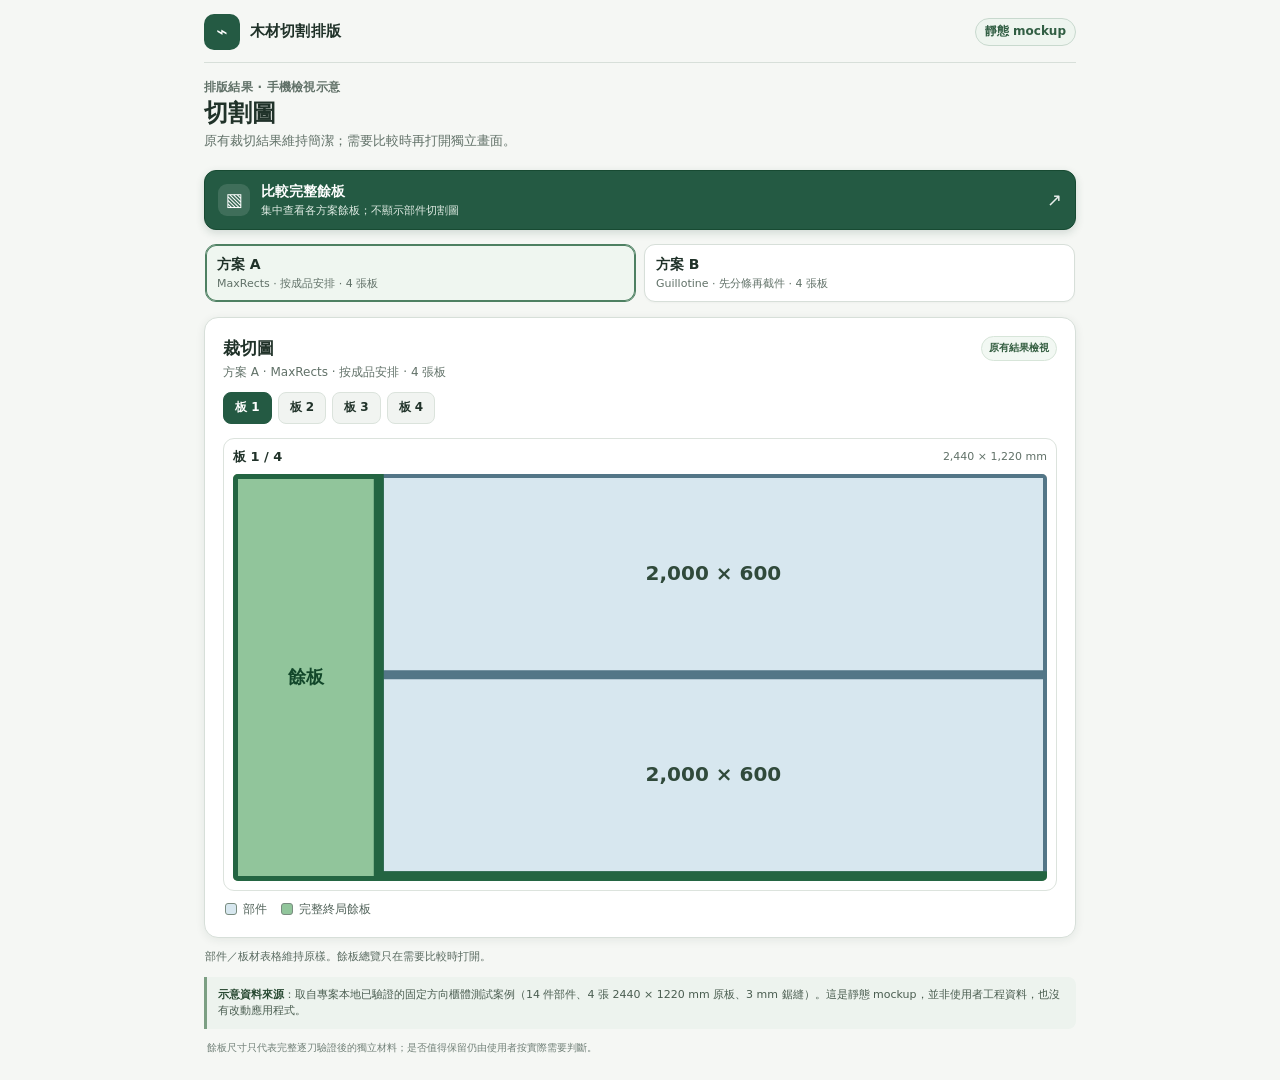
<file: mockups/remnant-comparison.html>
<!doctype html>
<html lang="zh-Hant">
<head>
  <meta charset="utf-8">
  <meta name="viewport" content="width=device-width, initial-scale=1, viewport-fit=cover">
  <meta name="theme-color" content="#f5f7f4">
  <title>餘板總覽 mockup｜木材切割排版</title>
  <style>
    :root{color-scheme:light;--ink:#203229;--muted:#617168;--green:#245a43;--line:#d7dfd9;--paper:#f5f7f4;--card:#fff;--blue:#d7e7ef;--blue-line:#537687;--rem:#91c59b;--rem-line:#236542;--wood:#eee8dc;--shadow:0 2px 10px rgba(23,47,34,.08)}
    *{box-sizing:border-box}body{margin:0;background:var(--paper);color:var(--ink);font-family:system-ui,-apple-system,"Segoe UI",sans-serif;font-size:15px;line-height:1.45}body.comparison-open{overflow:hidden}
    button{font:inherit;color:inherit}.app{width:min(100%,920px);margin:0 auto;padding:env(safe-area-inset-top) 16px calc(22px + env(safe-area-inset-bottom))}
    .topbar{display:flex;align-items:center;gap:10px;padding:14px 0 12px;border-bottom:1px solid var(--line)}.brand-mark{width:36px;height:36px;display:grid;place-items:center;border-radius:10px;background:var(--green);color:white;font-size:19px}.brand{font-weight:760;letter-spacing:.01em}.tag{margin-left:auto;border:1px solid #c8d9ce;background:#eef5ef;color:#315e43;border-radius:999px;padding:4px 9px;font-size:12px;font-weight:650}
    .heading{padding:16px 0 11px}.eyebrow{font-size:12px;color:var(--muted);font-weight:650;letter-spacing:.02em}.heading h1{font-size:21px;line-height:1.2;margin:3px 0 4px}.heading p{font-size:13px;margin:0;color:var(--muted)}
    .primary-action{width:100%;display:flex;align-items:center;gap:11px;min-height:60px;margin:8px 0 13px;padding:10px 13px;border:1px solid #174a32;border-radius:12px;background:var(--green);color:white;text-align:left;cursor:pointer;box-shadow:0 3px 9px rgba(27,70,47,.16)}.primary-action:focus-visible,.back-button:focus-visible,.piece-link:focus-visible,.scheme-tabs button:focus-visible,.board-tabs button:focus-visible,.compare-scheme-tabs button:focus-visible{outline:3px solid #79a5db;outline-offset:2px}.action-icon{flex:0 0 32px;width:32px;height:32px;display:grid;place-items:center;border-radius:9px;background:#ffffff20;font-size:18px}.action-copy{flex:1;display:grid;gap:1px}.action-copy strong{font-size:14px}.action-copy small{font-size:11px;color:#e0ece4}.action-arrow{font-size:18px;opacity:.9}
    .scheme-tabs{display:flex;gap:8px;overflow:auto;padding:1px 1px 5px;margin:0 0 10px;scrollbar-width:thin}.scheme-tabs button{flex:1;min-width:150px;text-align:left;border:1px solid var(--line);background:white;border-radius:11px;padding:9px 11px;cursor:pointer;box-shadow:0 1px 2px #182e2208;transition:background .15s,color .15s,box-shadow .15s}.scheme-tabs button[aria-pressed="true"]{border-color:#4e8062;background:#eff6f0;box-shadow:0 0 0 1px #4e8062 inset}.scheme-name{display:block;font-size:14px;font-weight:750}.scheme-meta{display:block;margin-top:2px;font-size:11px;color:var(--muted);font-weight:500}
    .panel{background:var(--card);border:1px solid var(--line);border-radius:14px;padding:13px;box-shadow:var(--shadow)}.panel-head{display:flex;justify-content:space-between;align-items:flex-start;gap:8px;margin-bottom:10px}.panel-head h2{font-size:17px;margin:0}.panel-head p{font-size:12px;color:var(--muted);margin:3px 0 0}.scale-note{white-space:nowrap;border:1px solid #d7e5d9;border-radius:999px;background:#f2f8f3;color:#345e41;padding:4px 7px;font-size:10px;font-weight:700}
    .board-tabs{display:flex;gap:6px;overflow:auto;margin:9px 0 10px;padding:1px 0 4px}.board-tabs button{background:#f1f4f1;border:1px solid #dbe3dc;border-radius:8px;padding:6px 11px;white-space:nowrap;font-size:12px;font-weight:650;cursor:pointer}.board-tabs button[aria-pressed="true"]{background:var(--green);border-color:var(--green);color:white}
    .board-card{border:1px solid #dce3dd;border-radius:11px;padding:9px;background:#fff}.board-title{display:flex;align-items:center;justify-content:space-between;gap:8px;margin-bottom:7px}.board-title strong{font-size:13px}.board-title span{font-size:11px;color:var(--muted)}.board-svg{width:100%;display:block;height:auto;border-radius:5px;overflow:hidden;background:#f5f2eb}.board-svg .stock{fill:var(--wood);stroke:#a9987d;stroke-width:8;vector-effect:non-scaling-stroke}.board-svg .part{fill:var(--blue);stroke:var(--blue-line);stroke-width:8;vector-effect:non-scaling-stroke}.board-svg .remnant{fill:var(--rem);stroke:var(--rem-line);stroke-width:10;vector-effect:non-scaling-stroke}.board-svg text{font-family:system-ui,-apple-system,"Segoe UI",sans-serif;fill:#304a3b;font-size:60px;font-weight:650;text-anchor:middle;dominant-baseline:middle;pointer-events:none}.board-svg .remnant-index{font-size:54px;fill:#12472a}.layout-legend{display:flex;flex-wrap:wrap;gap:9px 14px;padding:10px 2px 1px;font-size:12px;color:#52635a}.legend{display:inline-flex;align-items:center;gap:6px}.swatch{width:12px;height:12px;border-radius:3px;border:1px solid #7a8c80}.swatch.part{background:var(--blue)}.swatch.rem{background:var(--rem)}
    .info-note{margin:11px 1px 0;color:#596a60;font-size:11px;line-height:1.45}.data-note{margin-top:12px;padding:10px 11px;border-left:3px solid #7c9f83;background:#edf3ee;border-radius:0 8px 8px 0;color:#4a5d50;font-size:11px}.data-note strong{color:#294a33}.footer{padding:12px 3px 3px;color:#718078;font-size:10px;line-height:1.45}
    .comparison-window[hidden]{display:none!important}.comparison-window{position:fixed;inset:0;z-index:1000;overflow-y:auto;overscroll-behavior:contain;background:#f3f6f3;padding:env(safe-area-inset-top) 0 calc(14px + env(safe-area-inset-bottom));box-shadow:inset 0 0 0 5px #dfe9e1}.comparison-shell{width:min(100%,760px);margin:0 auto;padding:0 12px 18px}.comparison-topbar{position:sticky;top:0;z-index:2;display:flex;align-items:center;justify-content:space-between;gap:10px;padding:9px 0;background:#f3f6f3;border-bottom:1px solid #d5dfd7}.back-button{display:flex;align-items:center;gap:6px;border:1px solid #b8cbbd;border-radius:9px;background:white;color:var(--green);padding:8px 10px;font-size:12px;font-weight:720;cursor:pointer}.window-tag{border-radius:999px;background:#e4eee6;color:#42684d;padding:4px 8px;font-size:10px;font-weight:700}.comparison-intro{padding:10px 1px 7px}.comparison-intro h2{margin:2px 0 3px;font-size:20px;line-height:1.2}.comparison-intro p{margin:0;color:var(--muted);font-size:11px;line-height:1.38}.compare-scheme-tabs{display:grid;grid-template-columns:1fr 1fr;gap:6px;margin:7px 0 8px}.compare-scheme-tabs button{min-height:36px;text-align:left;border:1px solid #d4ded6;border-radius:9px;background:white;padding:5px 8px;cursor:pointer}.compare-scheme-tabs button[aria-pressed="true"]{border-color:#4e8062;background:#eaf3eb;box-shadow:0 0 0 1px #4e8062 inset}.compare-scheme-tabs strong{display:block;font-size:11px}.compare-scheme-tabs small{display:block;color:var(--muted);font-size:9px}
    .overview-summary{display:flex;align-items:center;justify-content:space-between;gap:8px;margin:0 1px 7px}.overview-summary strong{font-size:12px}.overview-summary span{font-size:10px;color:var(--muted);white-space:nowrap}.overview-canvases{display:grid;gap:8px}.overview-canvas-card{padding:7px;border:1px solid #d8e1d9;border-radius:11px;background:white;box-shadow:var(--shadow)}.overview-canvas-head{display:flex;justify-content:space-between;align-items:baseline;gap:6px;margin-bottom:5px}.overview-canvas-head strong{font-size:11px}.overview-canvas-head span{font-size:9px;color:var(--muted)}.overview-svg{display:block;width:100%;height:auto;border:1px dashed #cbd8ce;border-radius:7px;background:#f8faf8}.overview-piece{fill:var(--rem);stroke:var(--rem-line);stroke-width:9;vector-effect:non-scaling-stroke;cursor:pointer}.overview-piece:focus{outline:none;stroke:#0c6cbb;stroke-width:18}.overview-piece-label{font-family:system-ui,-apple-system,"Segoe UI",sans-serif;fill:#174b2d;font-size:95px;font-weight:750;text-anchor:middle;dominant-baseline:middle;pointer-events:none}.piece-key{display:grid;grid-template-columns:repeat(2,minmax(0,1fr));gap:4px;margin-top:6px}.piece-link{display:flex;align-items:center;gap:4px;min-width:0;min-height:25px;padding:3px 5px;border:1px solid #e0e8e1;border-radius:7px;background:#fbfdfb;text-align:left;cursor:pointer}.piece-link:hover{border-color:#86aa8c;background:#f2f8f3}.piece-number{flex:0 0 16px;width:16px;height:16px;display:grid;place-items:center;border:1px solid #b7d1bd;border-radius:5px;background:#edf6ef;color:#28613a;font-size:9px;font-weight:750}.piece-measure{min-width:0;overflow-wrap:anywhere;color:#334a3b;font-size:9px;line-height:1.15;font-variant-numeric:tabular-nums}.piece-source{flex:0 0 auto;margin-left:auto;color:#627268;font-size:8px;white-space:nowrap}.comparison-foot{padding:7px 2px 0;color:#5c6b61;font-size:9px;line-height:1.35}
    @media(min-width:700px){.app{padding-left:24px;padding-right:24px}.heading h1{font-size:24px}.panel{padding:18px}.comparison-shell{padding-left:22px;padding-right:22px}.overview-canvases{grid-template-columns:1fr 1fr;align-items:start}.overview-canvas-card{padding:10px}.piece-key{gap:5px}.piece-link{min-height:30px}.piece-measure{font-size:10px}}
    @media(max-width:390px){.app{padding-left:11px;padding-right:11px}.panel{padding:10px}.comparison-shell{padding-left:10px;padding-right:10px}.comparison-intro h2{font-size:19px}.overview-canvas-card{padding:6px}.piece-key{gap:3px}.piece-link{min-height:24px;padding:3px 4px}.piece-number{flex-basis:15px;width:15px;height:15px;font-size:8px}.piece-measure{font-size:8px}.piece-source{font-size:7px}.comparison-foot{font-size:8px}}
    @media(prefers-reduced-motion:reduce){*{scroll-behavior:auto!important;transition:none!important}}
    .overview-piece{vector-effect:none;stroke-width:7}
  </style>
</head>
<body>
  <main class="app" id="mainApp">
    <header class="topbar"><span class="brand-mark" aria-hidden="true">⌁</span><span class="brand">木材切割排版</span><span class="tag">靜態 mockup</span></header>
    <section class="heading"><div class="eyebrow">排版結果 · 手機檢視示意</div><h1>切割圖</h1><p>原有裁切結果維持簡潔；需要比較時再打開獨立畫面。</p></section>

    <button id="openComparison" class="primary-action" type="button" aria-haspopup="dialog" aria-controls="comparisonWindow">
      <span class="action-icon" aria-hidden="true">▧</span>
      <span class="action-copy"><strong>比較完整餘板</strong><small>集中查看各方案餘板；不顯示部件切割圖</small></span>
      <span class="action-arrow" aria-hidden="true">↗</span>
    </button>

    <div class="scheme-tabs" id="schemeTabs" role="group" aria-label="選擇裁切方案"></div>

    <section aria-label="原有裁切圖檢視">
      <div class="panel">
        <div class="panel-head"><div><h2>裁切圖</h2><p id="layoutSummary"></p></div><span class="scale-note">原有結果檢視</span></div>
        <div class="board-tabs" id="boardTabs" role="group" aria-label="選擇原板"></div>
        <div id="layoutBoard"></div>
        <div class="layout-legend"><span class="legend"><i class="swatch part"></i>部件</span><span class="legend"><i class="swatch rem"></i>完整終局餘板</span></div>
      </div>
      <p class="info-note">部件／板材表格維持原樣。餘板總覽只在需要比較時打開。</p>
    </section>

    <aside class="data-note"><strong>示意資料來源</strong>：取自專案本地已驗證的固定方向櫃體測試案例（14 件部件、4 張 2440 × 1220 mm 原板、3 mm 鋸縫）。這是靜態 mockup，並非使用者工程資料，也沒有改動應用程式。</aside>
    <footer class="footer">餘板尺寸只代表完整逐刀驗證後的獨立材料；是否值得保留仍由使用者按實際需要判斷。</footer>
  </main>

  <section class="comparison-window" id="comparisonWindow" role="dialog" aria-modal="true" aria-labelledby="comparisonTitle" hidden>
    <div class="comparison-shell">
      <header class="comparison-topbar">
        <button class="back-button" id="closeComparison" type="button"><span aria-hidden="true">←</span> 返回裁切圖</button>
        <span class="window-tag">獨立餘板總覽</span>
      </header>
      <div class="comparison-intro">
        <div class="eyebrow">純餘板比較 · 不重複顯示切割圖</div>
        <h2 id="comparisonTitle">完整餘板總覽</h2>
        <p>同一方案的餘板集中排在兩張展示畫布上；每件保持原尺寸和形狀，圖中不代表原板位置。</p>
      </div>
      <div class="compare-scheme-tabs" id="compareSchemeTabs" role="group" aria-label="切換餘板候選方案"></div>
      <div class="overview-summary" id="overviewSummary"></div>
      <div class="overview-canvases" id="overviewCanvases"></div>
      <footer class="comparison-foot">畫布只供視覺比較，空白位不是可用板材；每塊餘板互相獨立，沒有拼接、裁小或省略。按圖上的餘板或下方尺寸，可直接返回其來源方案及原板。</footer>
    </div>
  </section>

  <script>
    // Original-board layout and remnant dimensions are taken from two locally validated candidate plans.
    const STOCK = { width: 1220, length: 2440 };
    const CANVAS = { width: 2500, height: 1300 };
    const schemes = [
      {
        id:'A',name:'方案 A',source:'MaxRects · 按成品安排',sheets:4,cuts:23,
        overviewPositions:[[0,1966,10],[0,10,1267],[0,1503,10],[1,10,667],[1,10,1127],[1,10,1057],[1,10,1093],[0,536,667],[1,10,10],[1,10,909],[0,10,667],[0,10,10],[1,10,983]],
        boards:[
          {parts:[{x:0,y:0,width:600,length:2000},{x:603,y:0,width:600,length:2000}],remnants:[{x:0,y:2003,width:1220,length:437},{x:1206,y:0,width:14,length:2000}]},
          {parts:[{x:0,y:0,width:496,length:1994},{x:499,y:0,width:496,length:1994},{x:998,y:0,width:100,length:1000},{x:1101,y:0,width:100,length:583},{x:1101,y:586,width:100,length:583}],remnants:[{x:0,y:1997,width:1220,length:443},{x:998,y:1172,width:222,length:822},{x:998,y:1003,width:100,length:166},{x:1204,y:0,width:16,length:1169}]},
          {parts:[{x:0,y:0,width:600,length:966},{x:603,y:0,width:600,length:966},{x:0,y:969,width:580,length:966},{x:583,y:969,width:580,length:964}],remnants:[{x:1206,y:0,width:14,length:966},{x:0,y:1938,width:580,length:502},{x:583,y:1936,width:637,length:504},{x:1166,y:969,width:54,length:964}]},
          {parts:[{x:0,y:0,width:580,length:964},{x:583,y:0,width:580,length:964},{x:0,y:967,width:580,length:964}],remnants:[{x:0,y:1934,width:580,length:506},{x:583,y:967,width:637,length:1473},{x:1166,y:0,width:54,length:964}]}
        ]
      },
      {
        id:'B',name:'方案 B',source:'Guillotine · 先分條再截件',sheets:4,cuts:23,
        overviewPositions:[[0,10,10],[0,1503,311],[0,1960,311],[0,10,44],[1,10,10],[1,10,630],[0,10,98],[1,532,10],[0,10,311],[0,10,172],[1,534,610],[1,997,610],[1,534,1126]],
        boards:[
          {parts:[{x:0,y:0,width:600,length:2000},{x:603,y:0,width:600,length:2000}],remnants:[{x:1206,y:0,width:14,length:2440},{x:0,y:2003,width:600,length:437},{x:603,y:2003,width:600,length:437}]},
          {parts:[{x:0,y:0,width:600,length:966},{x:0,y:969,width:600,length:966},{x:603,y:0,width:580,length:966},{x:603,y:969,width:580,length:964}],remnants:[{x:1186,y:0,width:34,length:2440},{x:0,y:1938,width:600,length:502},{x:603,y:1936,width:580,length:504}]},
          {parts:[{x:0,y:0,width:580,length:964},{x:0,y:967,width:580,length:964},{x:583,y:0,width:580,length:964}],remnants:[{x:1166,y:0,width:54,length:2440},{x:0,y:1934,width:580,length:506},{x:583,y:967,width:580,length:1473}]},
          {parts:[{x:0,y:0,width:496,length:1994},{x:499,y:0,width:496,length:1994},{x:998,y:0,width:100,length:1000},{x:998,y:1003,width:100,length:583},{x:998,y:1589,width:100,length:583}],remnants:[{x:1101,y:0,width:119,length:2440},{x:0,y:1997,width:496,length:443},{x:499,y:1997,width:496,length:443},{x:998,y:2175,width:100,length:265}]}
        ]
      }
    ];
    let schemeIndex=0,boardIndex=0,compareSchemeIndex=0;
    const $=id=>document.getElementById(id);
    const fmt=n=>new Intl.NumberFormat('zh-HK',{maximumFractionDigits:0}).format(n);
    const displayRect=r=>({x:STOCK.length-(r.y+r.length),y:r.x,width:r.length,height:r.width});
    function svgForLayout(board){
      const pieces=[`<rect class="stock" x="0" y="0" width="${STOCK.length}" height="${STOCK.width}"/>`];
      board.parts.forEach(p=>{const r=displayRect(p);pieces.push(`<rect class="part" x="${r.x}" y="${r.y}" width="${r.width}" height="${r.height}" rx="5"/>`);if(r.width>380&&r.height>150)pieces.push(`<text x="${r.x+r.width/2}" y="${r.y+r.height/2}">${fmt(p.length)} × ${fmt(p.width)}</text>`);});
      board.remnants.forEach(m=>{const r=displayRect(m);pieces.push(`<rect class="remnant" x="${r.x}" y="${r.y}" width="${r.width}" height="${r.height}" rx="4"><title>${fmt(m.length)} × ${fmt(m.width)} mm</title></rect>`);if(r.width>380&&r.height>150)pieces.push(`<text class="remnant-index" x="${r.x+r.width/2}" y="${r.y+r.height/2}">餘板</text>`);});
      return `<svg class="board-svg" role="img" aria-label="原板裁切圖，含部件及完整餘板" viewBox="0 0 ${STOCK.length} ${STOCK.width}" xmlns="http://www.w3.org/2000/svg">${pieces.join('')}</svg>`;
    }
    function collectRemnants(scheme){
      const all=[];scheme.boards.forEach((board,boardIndex)=>board.remnants.forEach((remnant,remnantIndex)=>all.push({...remnant,boardIndex,remnantIndex,id:all.length+1})));
      if(all.length!==scheme.overviewPositions.length)throw new Error(`${scheme.name}: remnant placement count mismatch`);
      return all.map((item,index)=>{const [canvas,x,y]=scheme.overviewPositions[index];return {...item,canvas,x,y};});
    }
    function renderSchemeTabs(){
      $('schemeTabs').innerHTML=schemes.map((s,i)=>`<button type="button" data-scheme="${i}" aria-pressed="${i===schemeIndex}"><span class="scheme-name">${s.name}</span><span class="scheme-meta">${s.source} · ${s.sheets} 張板</span></button>`).join('');
      $('schemeTabs').querySelectorAll('button').forEach(b=>b.addEventListener('click',()=>{schemeIndex=Number(b.dataset.scheme);boardIndex=0;renderMain();}));
    }
    function renderBoardTabs(){
      const s=schemes[schemeIndex];$('boardTabs').innerHTML=s.boards.map((_,i)=>`<button type="button" data-board="${i}" aria-pressed="${i===boardIndex}">板 ${i+1}</button>`).join('');
      $('boardTabs').querySelectorAll('button').forEach(b=>b.addEventListener('click',()=>{boardIndex=Number(b.dataset.board);renderLayout();}));
    }
    function renderLayout(){
      const s=schemes[schemeIndex],b=s.boards[boardIndex];$('layoutSummary').textContent=`${s.name} · ${s.source} · ${s.sheets} 張板`;renderBoardTabs();
      $('layoutBoard').innerHTML=`<div class="board-card"><div class="board-title"><strong>板 ${boardIndex+1} / ${s.boards.length}</strong><span>${fmt(STOCK.length)} × ${fmt(STOCK.width)} mm</span></div>${svgForLayout(b)}</div>`;
    }
    function renderMain(){renderSchemeTabs();renderLayout();}
    function renderCompareSchemeTabs(){
      $('compareSchemeTabs').innerHTML=schemes.map((s,i)=>`<button type="button" data-scheme="${i}" aria-pressed="${i===compareSchemeIndex}"><strong>${s.name}</strong><small>${s.source}</small></button>`).join('');
      $('compareSchemeTabs').querySelectorAll('button').forEach(b=>b.addEventListener('click',()=>{compareSchemeIndex=Number(b.dataset.scheme);renderComparison();}));
    }
    function renderOverviewSvg(scheme,items,canvasIndex){
      const shapes=items.map(item=>{
        const label=`${scheme.name}，餘板 ${item.id}，來源板 B${item.boardIndex+1}，${fmt(item.length)} × ${fmt(item.width)} 毫米；點按返回來源裁切圖`;
        let text='';if(item.length>=250&&item.width>=120)text=`<text class="overview-piece-label" x="${item.x+item.length/2}" y="${item.y+item.width/2}">${item.id}</text>`;
        return `<g><rect class="overview-piece" data-scheme="${schemes.indexOf(scheme)}" data-board="${item.boardIndex}" data-piece="${item.id}" x="${item.x}" y="${item.y}" width="${item.length}" height="${item.width}" rx="7" tabindex="0" role="link" aria-label="${label}"><title>${fmt(item.length)} × ${fmt(item.width)} mm · 來源板 B${item.boardIndex+1}</title></rect>${text}</g>`;
      }).join('');
      return `<svg class="overview-svg" viewBox="0 0 ${CANVAS.width} ${CANVAS.height}" xmlns="http://www.w3.org/2000/svg" role="group" aria-label="${scheme.name} 餘板總覽畫布 ${canvasIndex+1}，${items.length} 件；不是原板位置">${shapes}</svg>`;
    }
    function returnToSource(schemeIndexValue,boardIndexValue){
      schemeIndex=schemeIndexValue;boardIndex=boardIndexValue;renderMain();closeComparison();
    }
    function attachPieceNavigation(root){
      root.querySelectorAll('.overview-piece').forEach(piece=>{
        const navigate=()=>returnToSource(Number(piece.dataset.scheme),Number(piece.dataset.board));
        piece.addEventListener('click',navigate);piece.addEventListener('keydown',event=>{if(event.key==='Enter'||event.key===' '){event.preventDefault();navigate();}});
      });
      root.querySelectorAll('.piece-link').forEach(button=>button.addEventListener('click',()=>returnToSource(Number(button.dataset.scheme),Number(button.dataset.board))));
    }
    function renderComparison(){
      const scheme=schemes[compareSchemeIndex],all=collectRemnants(scheme),groups=[0,1].map(canvas=>all.filter(item=>item.canvas===canvas));
      renderCompareSchemeTabs();
      const boardsUsed=new Set(all.map(item=>item.boardIndex)).size;
      $('overviewSummary').innerHTML=`<strong>${scheme.name} · ${all.length} 件完整餘板</strong><span>${boardsUsed} 張來源板 · 2 張同尺度展示畫布</span>`;
      $('overviewCanvases').innerHTML=groups.map((items,canvasIndex)=>{
        const links=items.map(item=>`<button class="piece-link" type="button" data-scheme="${compareSchemeIndex}" data-board="${item.boardIndex}" aria-label="返回${scheme.name}來源板 B${item.boardIndex+1} 的裁切圖，餘板 ${fmt(item.length)} 乘 ${fmt(item.width)} 毫米"><span class="piece-number">${item.id}</span><span class="piece-measure">${fmt(item.length)} × ${fmt(item.width)} mm</span><span class="piece-source">B${item.boardIndex+1}</span></button>`).join('');
        return `<section class="overview-canvas-card" aria-label="餘板總覽畫布 ${canvasIndex+1}"><div class="overview-canvas-head"><strong>總覽畫布 ${canvasIndex+1} / 2</strong><span>${items.length} 件 · 位置只為展示</span></div>${renderOverviewSvg(scheme,items,canvasIndex)}<div class="piece-key" aria-label="餘板尺寸與來源板">${links}</div></section>`;
      }).join('');
      attachPieceNavigation($('overviewCanvases'));
    }
    function openComparison(){compareSchemeIndex=schemeIndex;renderComparison();$('comparisonWindow').hidden=false;$('mainApp').inert=true;document.body.classList.add('comparison-open');$('comparisonWindow').scrollTop=0;$('closeComparison').focus({preventScroll:true});}
    function closeComparison(){$('comparisonWindow').hidden=true;$('mainApp').inert=false;document.body.classList.remove('comparison-open');$('openComparison').focus({preventScroll:true});}
    $('openComparison').addEventListener('click',openComparison);$('closeComparison').addEventListener('click',closeComparison);
    document.addEventListener('keydown',event=>{if(event.key==='Escape'&&!$('comparisonWindow').hidden)closeComparison();});
    renderMain();
  </script>
</body>
</html>
</file>
